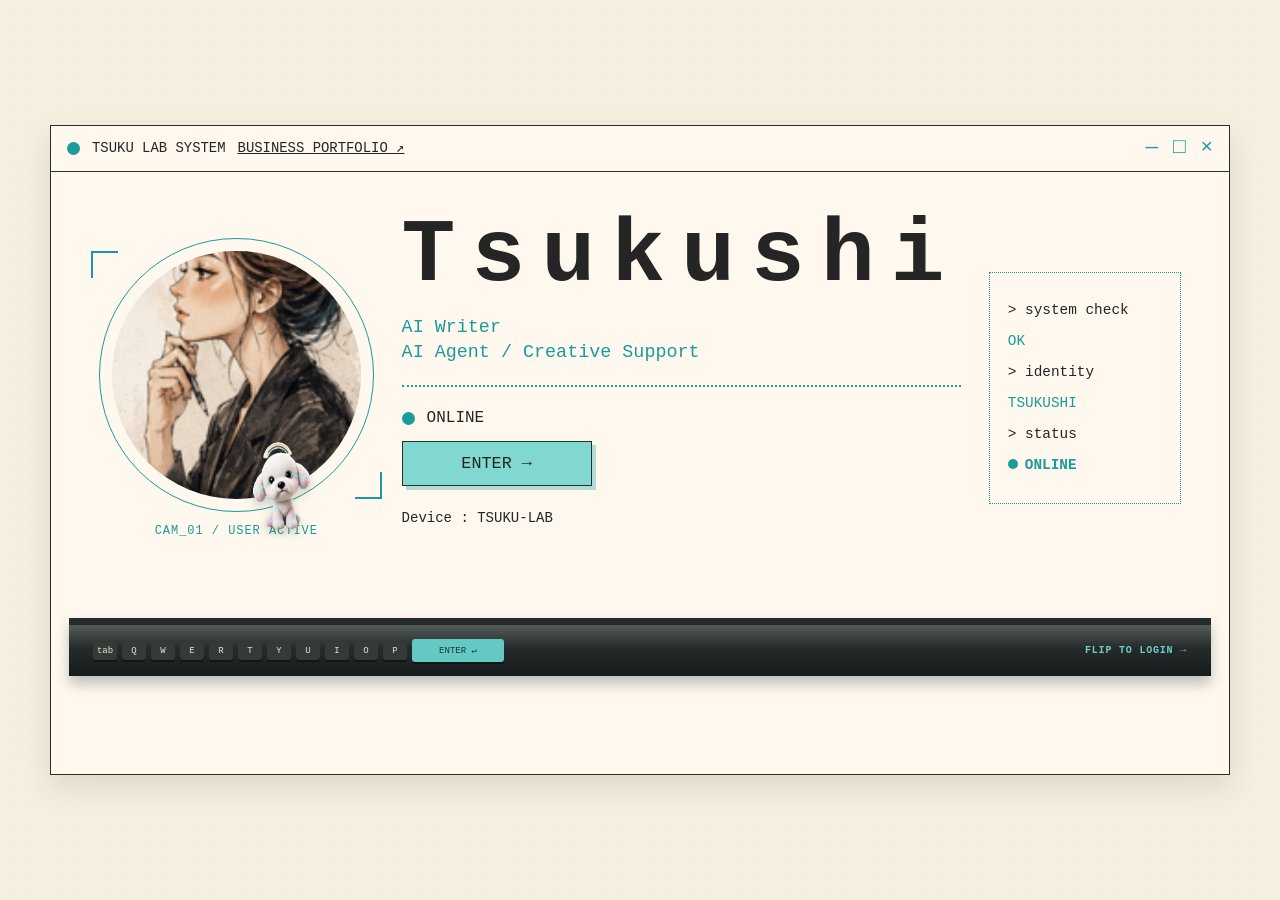
<file: tsuku-os.html>
<!doctype html>
<html lang="ja">
<head>
<meta charset="utf-8">
<meta name="viewport" content="width=device-width,initial-scale=1">
<meta name="description" content="Tsuku lab｜AIライター・AIエージェントづくり。今日の『わからない』が、明日の『できた』に変わる。">
<title>Tsuku OS｜Tsukushi Profile</title>
<style>
:root{--ivory:#f5efdf;--paper:#fffaf0;--paper2:#eee5d2;--ink:#252525;--muted:#6b6860;--teal:#1b9b9b;--teal2:#80d8d0;--line:#26302e;--orange:#e9a33a;--shadow:0 12px 28px #382f241f;--mono:"Courier New",ui-monospace,monospace;--sans:Arial,"Hiragino Kaku Gothic ProN","Yu Gothic",Meiryo,sans-serif}
*{box-sizing:border-box}html{scroll-behavior:smooth}body{margin:0;color:var(--ink);font-family:var(--sans);background:var(--ivory);background-image:radial-gradient(#8c806b18 .7px,transparent .7px),radial-gradient(#fff8e522 .7px,transparent .7px);background-position:0 0,8px 10px;background-size:17px 17px;line-height:1.6}button,a{font:inherit}button{cursor:pointer}a{color:inherit}.mono{font-family:var(--mono);letter-spacing:.04em}.sr-only{position:absolute;width:1px;height:1px;padding:0;margin:-1px;overflow:hidden;clip:rect(0,0,0,0);white-space:nowrap;border:0}
.window{border:1px solid var(--line);background:#fffaf0e8;box-shadow:var(--shadow);position:relative}.titlebar{height:46px;border-bottom:1px solid var(--line);display:flex;align-items:center;gap:12px;padding:0 16px;font-family:var(--mono);font-size:.87rem}.dot{width:13px;height:13px;border-radius:50%;background:var(--teal);display:inline-block}.controls{margin-left:auto;display:flex;gap:15px;color:var(--teal);font-size:1.3rem;line-height:1}.controls span{display:inline-block}.teal{color:var(--teal)}
.login-shell{min-height:100svh;display:grid;place-items:center;padding:24px}.login-window{width:min(1180px,100%);min-height:650px}.login-body{display:grid;grid-template-columns:1fr 1.25fr .7fr;gap:28px;align-items:center;padding:42px 48px 56px;position:relative}.portrait-frame{width:min(310px,100%);aspect-ratio:1;border:1px solid var(--teal);border-radius:50%;padding:12px;position:relative;margin:auto}.portrait-frame:before,.portrait-frame:after{content:"";position:absolute;width:25px;height:25px;border-color:var(--teal);border-style:solid}.portrait-frame:before{left:-9px;top:12px;border-width:2px 0 0 2px}.portrait-frame:after{right:-9px;bottom:12px;border-width:0 2px 2px 0}.portrait{width:100%;height:100%;object-fit:cover;border-radius:50%;display:block}.micro{font:12px var(--mono);letter-spacing:.08em;color:var(--teal);text-align:center;margin-top:12px}.hero h1{font:700 clamp(3rem,7vw,6.1rem)/.95 var(--mono);letter-spacing:.18em;margin:0 0 18px}.hero .roles{font:1.15rem var(--mono);color:var(--teal);display:grid;gap:4px}.rule{border-top:2px dotted var(--teal);margin:22px 0}.status{display:flex;align-items:center;gap:12px;font:1rem var(--mono);margin:14px 0}.enter{background:var(--teal2);border:1px solid var(--line);color:var(--ink);padding:12px 22px;min-width:190px;font:1.05rem var(--mono);box-shadow:4px 4px 0 #1b9b9b55;transition:.2s transform,.2s box-shadow}.enter:hover,.enter:focus-visible{transform:translate(2px,2px);box-shadow:2px 2px 0 #1b9b9b55}.device{font:14px var(--mono);margin-top:24px}.status-panel{border:1px dotted var(--teal);padding:18px;font-family:var(--mono);font-size:.9rem}.status-panel p{margin:8px 0}.status-panel strong{color:var(--teal)}.loading{margin-top:18px;color:var(--teal);min-height:1.5em;font:12px var(--mono)}
html.js .desktop{display:none}.desktop{padding:20px;max-width:1440px;margin:auto}.taskbar{display:flex;align-items:center;gap:12px;padding:10px 14px;border:1px solid var(--line);background:#252525;color:#fff;font:13px var(--mono);box-shadow:var(--shadow)}.taskbar .online{margin-left:auto;color:var(--teal2)}.desktop-grid{display:grid;grid-template-columns:1.2fr 1fr 1fr;gap:18px;margin-top:18px;align-items:start}.folder-window{min-height:280px}.folder-content{padding:24px}.folder-grid{display:grid;grid-template-columns:repeat(3,1fr);gap:18px}.folder{border:0;background:none;text-align:center;color:var(--ink);padding:8px;transition:.2s transform}.folder:hover,.folder:focus-visible{transform:translateY(-3px)}.folder-icon{width:62px;height:47px;margin:auto;background:var(--teal2);border:2px solid var(--line);border-radius:4px;position:relative}.folder-icon:before{content:"";position:absolute;left:5px;top:-10px;width:25px;height:12px;background:var(--teal2);border:2px solid var(--line);border-bottom:0;border-radius:4px 4px 0 0}.folder-label{display:block;margin-top:8px;font:12px var(--mono)}.terminal{background:#242626;color:#eee;border:1px solid var(--line);box-shadow:var(--shadow)}.terminal .titlebar{color:#eee;border-bottom-color:#555}.terminal .body{padding:22px;font:14px/1.8 var(--mono)}.terminal .prompt{color:var(--teal2)}.terminal .mission{font-size:1.2rem;color:#fff}.quick{display:grid;gap:14px}.quick-card{padding:18px;border-left:4px solid var(--teal);background:#fffaf0c9}.quick-card h3{font-size:1rem;margin:0 0 6px}.section-note{color:var(--muted);font-size:.88rem;margin:0}
.content-window{grid-column:1/-1;min-height:320px}.content-window .body{padding:26px}.content-window[hidden]{display:none}.content-head{display:flex;justify-content:space-between;align-items:center;gap:14px}.close{background:none;border:0;color:var(--teal);font:20px var(--mono);padding:4px 8px}.content-grid{display:grid;grid-template-columns:repeat(3,1fr);gap:16px}.info-card{border:1px dotted var(--teal);padding:18px;background:#fffaf077}.info-card h3{margin-top:0;color:var(--teal);font-family:var(--mono);font-size:1rem}.info-card ul{padding-left:1.2em;margin-bottom:0}.badge{width:140px;height:140px;object-fit:contain;display:block;margin:4px auto 12px}.social{display:flex;flex-wrap:wrap;gap:10px}.social a{border:1px solid var(--teal);padding:7px 10px;text-decoration:none;color:var(--teal);font-family:var(--mono)}.social a:hover,.social a:focus-visible{background:var(--teal);color:#fff}.qr-placeholder{border:1px dashed var(--teal);min-height:110px;display:grid;place-items:center;text-align:center;color:var(--teal);font:12px var(--mono);padding:14px}.footer{padding:24px 4px;text-align:center;color:var(--teal);font-family:var(--mono)}
#login[aria-busy=true] .enter{opacity:.6;pointer-events:none}.fade{animation:fade .45s ease both}@keyframes fade{from{opacity:0;transform:translateY(10px)}to{opacity:1;transform:none}}@media(prefers-reduced-motion:reduce){*,*:before,*:after{scroll-behavior:auto!important;animation:none!important;transition:none!important}}
@media(max-width:980px){.login-body{grid-template-columns:1fr 1.2fr;padding:34px}.status-panel{grid-column:1/-1}.desktop-grid{grid-template-columns:1fr 1fr}.terminal{grid-column:1/-1}.content-grid{grid-template-columns:1fr 1fr}}
@media(max-width:650px){.login-shell{padding:10px}.login-window{min-height:0}.titlebar{height:40px;padding:0 10px;font-size:.72rem}.login-body{grid-template-columns:1fr;padding:28px 18px 34px;gap:22px}.portrait-frame{width:min(245px,72vw)}.hero{text-align:center}.hero h1{font-size:3.3rem;letter-spacing:.1em}.hero .roles{font-size:.9rem}.enter{width:100%;}.device{text-align:center}.status-panel{font-size:.78rem}.desktop{padding:10px}.desktop-grid{grid-template-columns:1fr;gap:12px}.folder-grid{grid-template-columns:repeat(3,1fr);gap:8px}.folder-icon{width:48px;height:37px}.folder-label{font-size:9px}.content-window .body{padding:16px}.content-grid{grid-template-columns:1fr}.taskbar{font-size:10px}.content-head h2{font-size:1.1rem}}
<style>.company-highlight{background:linear-gradient(135deg,#fffaf0dd,#d9f4f0c9);border-left-color:var(--teal)}.eyebrow{margin:0 0 6px;color:var(--teal);font:700 .72rem var(--mono);letter-spacing:.12em}.stat-row{display:flex;flex-wrap:wrap;gap:10px;margin-top:14px;font:700 .72rem var(--mono);color:var(--ink)}.stat-row span{padding:7px 9px;border:1px solid #0c7d7c55;background:#ffffff88}.stat-row b{font-size:1.1rem;color:var(--teal)}.stat-card{display:flex;flex-direction:column;align-items:center;justify-content:center;text-align:center;min-height:110px}.stat-card strong{font:700 clamp(2.2rem,6vw,3.6rem) var(--mono);line-height:1;color:var(--teal)}.stat-card span{margin-top:8px;font-size:.85rem}.tag-list{display:flex;flex-wrap:wrap;gap:8px;margin-top:16px}.tag-list span{padding:7px 10px;border:1px solid var(--teal);color:var(--teal);font:700 .75rem var(--mono);background:#fffaf0b8}</style>
</style>
</head>
<body>
<section class="login-shell" id="login" aria-label="Tsuku OS login screen">
  <div class="window login-window">
    <div class="titlebar"><span class="dot" aria-hidden="true"></span><span>TSUKU LAB SYSTEM</span><a class="back-portfolio" href="index.html">BUSINESS PORTFOLIO ↗</a><div class="controls" aria-hidden="true"><span>—</span><span>□</span><span>×</span></div></div>
    <div class="login-body">
      <div><div class="portrait-frame"><img class="portrait" src="[data-uri]" alt="Tsukushiの水彩ペン画プロフィールイラスト"></div><div class="micro">CAM_01 / USER ACTIVE</div></div>
      <div class="hero"><h1>Tsukushi</h1><div class="roles"><span>AI Writer</span><span>AI Agent / Creative Support</span></div><div class="rule"></div><div class="status"><span class="dot" aria-hidden="true"></span><span>ONLINE</span></div><button class="enter" id="enter" type="button">ENTER →</button><div class="device">Device : TSUKU-LAB</div><div class="loading" id="loading" aria-live="polite"></div></div>
      <aside class="status-panel"><p>&gt; system check</p><p class="teal">OK</p><p>&gt; identity</p><p class="teal">TSUKUSHI</p><p>&gt; status</p><p><span class="dot" style="width:10px;height:10px;margin-right:7px"></span><strong>ONLINE</strong></p></aside>
    </div>
    <div class="pc-base" aria-hidden="true"><div class="keyboard"><span>tab</span><span>Q</span><span>W</span><span>E</span><span>R</span><span>T</span><span>Y</span><span>U</span><span>I</span><span>O</span><span>P</span><span class="space">ENTER ↵</span></div><div class="pc-hint">FLIP TO LOGIN →</div></div>
  </div>
</section>
<main class="desktop" id="desktop" aria-label="Tsuku Lab desktop">
  <div class="taskbar"><span>▣ TSUKU OS ver.1.0</span><span>│ TSUKU-LAB DESKTOP</span><span class="online">● ONLINE</span></div>
  <div class="desktop-grid">
    <section class="window folder-window"><div class="titlebar"><span>FILE MANAGER</span><div class="controls" aria-hidden="true"><span>—</span><span>□</span><span>×</span></div></div><div class="folder-content"><div class="folder-grid">
      <button class="folder" data-open="company"><span class="folder-icon" aria-hidden="true"></span><span class="folder-label">00_COMPANY</span></button>
      <button class="folder" data-open="profile"><span class="folder-icon" aria-hidden="true"></span><span class="folder-label">01_PROFILE</span></button>
      <button class="folder" data-open="services"><span class="folder-icon" aria-hidden="true"></span><span class="folder-label">02_AI_AGENT</span></button>
      <button class="folder" data-open="works"><span class="folder-icon" aria-hidden="true"></span><span class="folder-label">03_CREATIVE</span></button>
      <button class="folder" data-open="community"><span class="folder-icon" aria-hidden="true"></span><span class="folder-label">04_SUPPORT</span></button>
      <button class="folder" data-open="certificate"><span class="folder-icon" aria-hidden="true"></span><span class="folder-label">05_CERTIFICATE</span></button>
      <button class="folder" data-open="contact"><span class="folder-icon" aria-hidden="true"></span><span class="folder-label">06_CONTACT</span></button>
      <button class="folder" data-open="office"><span class="folder-icon" aria-hidden="true"></span><span class="folder-label">07_VIRTUAL_OFFICE</span></button>
      <button class="folder" data-open="portfolio"><span class="folder-icon" aria-hidden="true"></span><span class="folder-label">08_PORTFOLIO</span></button>
    </div></div></section>
    <section class="terminal window"><div class="titlebar"><span>TERMINAL / AI ATELIER COMPANY</span><div class="controls" aria-hidden="true"><span>—</span><span>□</span><span>×</span></div></div><div class="body"><div><span class="prompt">&gt; whoami</span><br>TSUKUSHI / AI ATELIER COMPANY</div><br><div><span class="prompt">&gt; ai_company_status</span><br><span class="mission">76 AI EMPLOYEES<br>28 AGENTS / 34 SKILLS / 14 EXECUTIVES</span></div><br><div><span class="prompt">&gt; mission</span><br>「わからない」を「できた」に変える。</div></div></section>
    <section class="window quick"><div class="titlebar"><span>AI_ATELIER_COMPANY.TXT</span><div class="controls" aria-hidden="true"><span>×</span></div></div><div class="quick-card company-highlight"><p class="eyebrow">AI VIRTUAL COMPANY</p><h3>AI Atelier Company</h3><p class="section-note">自分だけのAIチームで、記事制作・リサーチ・レポート・日次業務を分担する2Dバーチャルオフィス。</p><div class="stat-row"><span><b>28</b> AGENTS</span><span><b>34</b> SKILLS</span><span><b>14</b> EXECUTIVES</span></div></div><div class="quick-card"><h3>設計・運営領域</h3><p class="section-note">Claude Code / カスタムエージェント設計 / MCP連携 / 業務ワークフロー自動化</p></div></section>
    <section class="window content-window" id="content-window" aria-live="polite"><div class="titlebar"><span id="content-title">PROFILE.EXE</span><button class="close" id="close-window" type="button" aria-label="ウィンドウを閉じる">×</button></div><div class="body" id="content-body"><div class="content-head"><h2>Tsuku labへようこそ</h2><span class="mono teal">READY TO CONNECT?</span></div><p>フォルダを選ぶと、プロフィールやAI Atelier Companyの仕組みが開きます。</p></div></section>
  </div>
  <p class="footer">今日の「わからない」が、明日の「できた」に変わる。<br><small>AIは、一人では難しくても、一緒ならもっと楽しくなる。</small></p>
</main>
<button class="nijinu-pet" id="nijinu-pet" type="button" aria-label="にじいぬ。クリックするとひとこと表示します"><span class="nijinu-bubble" id="nijinu-bubble">いっしょに見てね！</span></button>
<noscript><div style="padding:16px;text-align:center;background:#fff3cd">このサイトの操作にはJavaScriptを使います。プロフィール情報はこのHTML内に含まれています。</div></noscript>
<script>
(function(){
  document.documentElement.classList.add('js');
  const extraStyle=document.createElement('style');extraStyle.textContent='.company-highlight{background:linear-gradient(135deg,#fffaf0dd,#d9f4f0c9);border-left-color:var(--teal)}.eyebrow{margin:0 0 6px;color:var(--teal);font:700 .72rem var(--mono);letter-spacing:.12em}.stat-row{display:flex;flex-wrap:wrap;gap:10px;margin-top:14px;font:700 .72rem var(--mono);color:var(--ink)}.stat-row span{padding:7px 9px;border:1px solid #0c7d7c55;background:#ffffff88}.stat-row b{font-size:1.1rem;color:var(--teal)}.stat-card{display:flex;flex-direction:column;align-items:center;justify-content:center;text-align:center;min-height:110px}.stat-card strong{font:700 clamp(2.2rem,6vw,3.6rem) var(--mono);line-height:1;color:var(--teal)}.stat-card span{margin-top:8px;font-size:.85rem}.tag-list{display:flex;flex-wrap:wrap;gap:8px;margin-top:16px}.tag-list span{padding:7px 10px;border:1px solid var(--teal);color:var(--teal);font:700 .75rem var(--mono);background:#fffaf0b8}';document.head.appendChild(extraStyle);
  const companyStyle=document.createElement('style');companyStyle.textContent='.company-console{margin-top:18px;border:1px solid var(--teal);background:#142525;color:#f8f1df;padding:16px}.console-head,.filter-row{display:flex;justify-content:space-between;align-items:center;gap:12px}.console-head{font:700 .78rem var(--mono);border-bottom:1px dotted #8ed8d0;padding-bottom:10px}.filter-row{margin:12px 0;font-size:.8rem}.filter-row select{background:#f8f1df;color:#142525;border:0;padding:7px 10px;font:inherit}.team-grid{display:grid;grid-template-columns:repeat(3,1fr);gap:10px}.team-card{border:1px solid #8ed8d088;padding:12px;display:flex;flex-direction:column;gap:5px;min-height:92px}.team-card b{font:700 .65rem var(--mono);color:#8ed8d0}.team-card strong{font-size:.9rem}.team-card span{font-size:.75rem;color:#d7e8dd}.team-card[hidden]{display:none}@media(max-width:700px){.team-grid{grid-template-columns:1fr 1fr}.console-head{align-items:flex-start;flex-direction:column}}@media(max-width:460px){.team-grid{grid-template-columns:1fr}}';document.head.appendChild(companyStyle);
  const pcStyle=document.createElement('style');pcStyle.textContent='.login-window{overflow:hidden}.pc-base{height:58px;margin:0 18px;border-top:7px solid #232b2b;background:linear-gradient(#555b58,#252b2a 45%,#151a1a);display:flex;align-items:center;gap:28px;padding:0 24px;box-shadow:0 8px 12px #1b282844}.keyboard{display:flex;align-items:center;gap:5px;flex:1}.keyboard span{min-width:24px;height:18px;border-radius:3px;background:#343a38;color:#e9e2d0;display:grid;place-items:center;font:9px var(--mono);box-shadow:0 2px 0 #101515}.keyboard .space{min-width:92px;height:23px;background:#63c9c2;color:#173737;font-size:9px}.pc-hint{color:#6ecdc6;font:700 10px var(--mono);white-space:nowrap;letter-spacing:.08em}@media(max-width:700px){.pc-base{margin:0 10px;padding:0 12px;gap:10px}.keyboard span:nth-child(n+8){display:none}.pc-hint{font-size:8px}}@media(max-width:460px){.pc-base{height:42px;border-top-width:5px}.keyboard{gap:3px}.keyboard span{min-width:17px;height:13px;font-size:7px}.keyboard .space{min-width:56px;height:17px;font-size:7px}.pc-hint{display:none}}';document.head.appendChild(pcStyle);
  const officeStyle=document.createElement('style');officeStyle.textContent='.office-launch{margin-top:18px;padding:18px;border:1px solid var(--teal);background:linear-gradient(135deg,#fffaf0dd,#d8f1edaa)}.office-launch p{margin:6px 0 12px}.office-link{display:inline-block;padding:10px 14px;background:var(--teal);color:#fffaf0;text-decoration:none;font:700 .78rem var(--mono);letter-spacing:.04em;box-shadow:3px 3px 0 #173b3b}.office-link:hover{transform:translate(1px,1px);box-shadow:1px 1px 0 #173b3b}.office-launch small{display:block;margin-top:12px;color:#5d706d;font-size:.7rem}';document.head.appendChild(officeStyle);
  const petStyle=document.createElement('style');petStyle.textContent='.nijinu-pet{position:fixed;z-index:40;left:7vw;bottom:18px;width:82px;height:104px;border:0;padding:0;background-color:transparent;background-image:url("[data-uri]");background-repeat:no-repeat;background-size:100% 100%;background-position:center;cursor:pointer;filter:drop-shadow(0 5px 4px #1c353333);transition:left 4.2s linear,top 4.2s linear,transform .25s ease;animation:nijinuStep .9s ease-in-out infinite alternate}.nijinu-pet:hover{filter:drop-shadow(0 7px 6px #1c353355) saturate(1.1)}.nijinu-pet:focus-visible{outline:2px solid var(--teal);outline-offset:4px}.nijinu-bubble{position:absolute;left:50%;bottom:100%;transform:translateX(-50%);white-space:nowrap;padding:5px 8px;border:1px solid var(--teal);border-radius:8px;background:#fffaf0;color:#214646;font:700 10px var(--mono);opacity:0;pointer-events:none;transition:opacity .2s ease}.nijinu-pet:hover .nijinu-bubble,.nijinu-pet:focus .nijinu-bubble{opacity:1}@keyframes nijinuStep{from{margin-bottom:0}to{margin-bottom:5px}}@media(max-width:600px){.nijinu-pet{width:58px;height:76px;bottom:12px}.nijinu-bubble{font-size:9px}}@media(prefers-reduced-motion:reduce){.nijinu-pet{animation:none;transition:none}}';document.head.appendChild(petStyle);
  const portfolioStyle=document.createElement('style');portfolioStyle.textContent='.portfolio-hero{padding:22px;border:1px solid var(--teal);background:linear-gradient(135deg,#fffaf0dd,#d8f1edaa);margin-bottom:18px}.portfolio-hero h2{font-size:clamp(1.4rem,4vw,2.1rem);line-height:1.3;margin:4px 0 12px}.portfolio-hero p{max-width:650px}.portfolio-actions{display:flex;flex-wrap:wrap;gap:10px;margin-top:16px}.portfolio-ghost{display:inline-block;padding:10px 14px;border:1px solid var(--teal);color:var(--teal);text-decoration:none;font:700 .78rem var(--mono)}.portfolio-grid{grid-template-columns:repeat(3,1fr)}.featured-work{margin-top:18px;border-left:5px solid var(--teal);background:#fffaf0c9}.featured-work h3{font-size:1.15rem;margin:5px 0 8px}.portfolio-about{margin-top:18px;padding:14px 0;border-top:1px dotted var(--teal)}@media(max-width:700px){.portfolio-grid{grid-template-columns:1fr}}';document.head.appendChild(portfolioStyle);
  const login=document.getElementById('login'), enter=document.getElementById('enter'), loading=document.getElementById('loading'), desktop=document.getElementById('desktop');
  enter.addEventListener('click',()=>{login.setAttribute('aria-busy','true');loading.textContent='> loading Tsuku OS...';setTimeout(()=>{loading.textContent='> welcome, Tsukushi';login.style.display='none';desktop.style.display='block';desktop.classList.add('fade');desktop.scrollIntoView({behavior:'smooth'});},650)});
  const pet=document.getElementById('nijinu-pet'),petBubble=document.getElementById('nijinu-bubble');let petX=7,petY=null;const petLines=['いっしょに見てね！','AI Atelier Companyへようこそ','今日もてくてく♪','できた！を増やそう'];function movePet(){if(!pet||window.matchMedia('(prefers-reduced-motion: reduce)').matches)return;const maxX=88,nextX=4+Math.random()*(maxX-4);const goingRight=nextX>petX;petX=nextX;petY=Math.max(12,Math.random()*(window.innerHeight-150));pet.style.left=petX+'vw';pet.style.top=petY+'px';pet.style.bottom='auto';pet.style.transform=goingRight?'scaleX(1)':'scaleX(-1)';}setTimeout(movePet,900);setInterval(movePet,4800);pet?.addEventListener('click',()=>{petBubble.textContent=petLines[Math.floor(Math.random()*petLines.length)];petBubble.style.opacity='1';setTimeout(()=>petBubble.style.opacity='',1700);});
  const data={
    company:{title:'00_COMPANY / AI ATELIER',html:'<div class="content-head"><h2>AI Atelier Company</h2><span class="mono teal">VIRTUAL COMPANY ONLINE</span></div><p>自分だけのAIバーチャルカンパニーを設計・構築し、2Dバーチャルオフィスとして運営しています。</p><div class="content-grid"><div class="info-card stat-card"><strong>76</strong><span>AI社員・総勢</span></div><div class="info-card stat-card"><strong>28</strong><span>カスタムエージェント</span></div><div class="info-card stat-card"><strong>34</strong><span>スキル</span></div><div class="info-card stat-card"><strong>14</strong><span>役員</span></div></div><div class="info-card"><h3>AI TEAM WORKFLOW</h3><p>記事制作・リサーチ・レポート作成・日次業務をAIチームで分担。人のアイデアを、役割を持ったAI社員たちが実行できる仕組みに変えています。</p></div><div class="tag-list"><span>Claude Code</span><span>カスタムエージェント設計</span><span>MCP連携</span><span>業務ワークフロー自動化</span></div>'},
    company:{title:'00_COMPANY / AI ATELIER',html:'<div class="content-head"><h2>AI Atelier Company</h2><span class="mono teal">LIVE COMPANY OS</span></div><p>AI社員が役割を分担し、アイデアを実行可能なワークフローへ変えていく、私だけのAIバーチャルカンパニーです。</p><div class="content-grid"><div class="info-card stat-card"><strong>76</strong><span>AI社員・総勢</span></div><div class="info-card stat-card"><strong>28</strong><span>エージェント</span></div><div class="info-card stat-card"><strong>34</strong><span>スキル</span></div><div class="info-card stat-card"><strong>14</strong><span>役員</span></div></div><div class="info-card"><h3>AI TEAM WORKFLOW</h3><p>記事制作、リサーチ、レポート作成、日次業務をAIチームで分担。Claude Code、カスタムエージェント設計、MCP連携、業務ワークフロー自動化を組み合わせて運営しています。</p></div><div class="company-console"><div class="console-head"><span>AI EMPLOYEE DIRECTORY</span><span class="mono teal">76 ONLINE</span></div><div class="filter-row"><label for="team-filter">担当領域</label><select id="team-filter"><option value="all">すべて表示</option><option value="creative">制作</option><option value="research">リサーチ</option><option value="ops">業務改善</option><option value="executive">役員</option></select></div><div class="team-grid" id="team-grid"><article class="team-card" data-team="creative"><b>01 / WRITER UNIT</b><strong>記事制作チーム</strong><span>構成・執筆・リライト</span></article><article class="team-card" data-team="research"><b>02 / RESEARCH UNIT</b><strong>リサーチチーム</strong><span>情報収集・比較・要約</span></article><article class="team-card" data-team="ops"><b>03 / WORKFLOW UNIT</b><strong>業務改善チーム</strong><span>日次業務・自動化</span></article><article class="team-card" data-team="creative"><b>04 / CREATIVE UNIT</b><strong>画像・LPチーム</strong><span>AI画像・Web制作</span></article><article class="team-card" data-team="executive"><b>05 / BOARD UNIT</b><strong>役員チーム</strong><span>判断・進行・品質管理</span></article><article class="team-card" data-team="ops"><b>06 / MCP UNIT</b><strong>連携チーム</strong><span>MCP・ツール接続</span></article></div></div>'},
    office:{title:'07_VIRTUAL_OFFICE / AI COMPANY',html:'<div class="content-head"><h2>AI Atelier Company バーチャルオフィス</h2><span class="mono teal">LIVE WORKSPACE</span></div><p>AI社員76名が働く、2Dバーチャルオフィスです。フロアを移動し、社員の様子を見たり、社員名鑑を開いたりできます。</p><div class="content-grid"><div class="info-card"><h3>WORKFLOW BUILDING</h3><p>記事制作・リサーチ・レポート作成・日次業務を、役割ごとのAIチームで分担。</p></div><div class="info-card"><h3>OFFICE MODE</h3><p>作業中・待機中・休憩中のステータスを見ながら、AIチームの「いま」を体験できます。</p></div><div class="info-card"><h3>COMPANY SCALE</h3><p>社員76名（エージェント28体・スキル34本・役員14名）</p></div></div><div class="office-launch"><span class="mono teal">OPEN THE LIVE OFFICE</span><p>別ウィンドウでバーチャルオフィスを開きます。</p><a class="office-link" href="virtual-office/index.html" target="_blank" rel="noopener">バーチャルオフィスへ入る →</a><small>※公開サイト内の virtual-office フォルダから開きます。</small></div>'},
    portfolio:{title:'08_PORTFOLIO / BUSINESS',html:'<div class="portfolio-hero"><p class="eyebrow">MEDICAL × AI</p><h2>AIで詰まったとき、<br>最初に頼れる人。</h2><p>医療現場15年の実務経験 × AIエージェント開発。現場がわかるから、使われるAIをつくれます。</p><div class="portfolio-actions"><a class="office-link" href="#" data-open="contact">相談・お問い合わせ →</a><a class="portfolio-ghost" href="#" data-open="works">実績を見る →</a></div></div><div class="content-grid portfolio-grid"><div class="info-card"><span class="eyebrow">01 / SERVICES</span><h3>AIエージェント設計・開発</h3><p>Claude Code、カスタムエージェント、MCP連携、業務フローの自動化。</p></div><div class="info-card"><span class="eyebrow">02 / SERVICES</span><h3>AIライティング</h3><p>実体験と一次情報を大切にした、記事・構成・リライト・コンテンツ制作。</p></div><div class="info-card"><span class="eyebrow">03 / SERVICES</span><h3>AI活用の伴走サポート</h3><p>初心者向け勉強会、ゆるっと作業会、ツール選定や初期設定のサポート。</p></div></div><div class="info-card featured-work"><span class="eyebrow">FEATURED WORK</span><h3>AI Atelier Companyの設計・運営</h3><p>エージェント28体・スキル34本・役員14名、総勢76名のAI社員からなる自分だけの会社を設計・構築。記事制作、リサーチ、レポート、日次業務をAIチームで分担しています。</p><p class="mono teal">AIバーチャルカンパニー / 2Dバーチャルオフィス</p></div><div class="portfolio-about"><span class="eyebrow">ABOUT</span><p><strong>野村すみれ（Tsukushi）</strong><br>医療事務15年。AIライティング2年目。SHIFT AI地域アンバサダー。高知を拠点にオンライン対応しています。</p></div>'},
    profile:{title:'01_PROFILE / ABOUT',html:'<div class="content-head"><h2>Tsukushi / AIライター</h2><span class="mono teal">USER ACTIVE</span></div><p>AIを「難しそう」から「使ってよかった！」へ。一人ひとりに寄り添い、AIを「使える力」に変える伴走者です。</p><div class="content-grid"><div class="info-card"><h3>VALUES</h3><p>「何がわからないのか」をしっかり傾聴し、その人の状況に合った方法を一緒に考えます。</p></div><div class="info-card"><h3>BACKGROUND</h3><p>医療事務15年。2024年6月より生成AIを本格的に学習。AIライティング2年目。</p></div><div class="info-card"><h3>MESSAGE</h3><p>「ありがとう」が私の原動力。今日の「わからない」を、明日の「できた」へ。</p></div></div>'},
    services:{title:'02_AI_AGENT / SERVICES',html:'<div class="content-head"><h2>できること</h2><span class="mono teal">OPEN SUPPORT</span></div><div class="content-grid"><div class="info-card"><h3>AI活用相談</h3><p>AI初心者の方にもわかりやすく、今の悩みを整理して一緒に考えます。</p></div><div class="info-card"><h3>AIエージェント設計・制作</h3><p>業務を効率化する仕組みづくりをサポートします。</p></div><div class="info-card"><h3>AIライティング・コンテンツ制作</h3><p>記事、構成、リライト、AI画像、LPなどの制作に対応します。</p></div></div>'},
    works:{title:'03_CREATIVE / WORKS',html:'<div class="content-head"><h2>制作実績</h2><span class="mono teal">CREATIVE FILES</span></div><div class="content-grid"><div class="info-card"><h3>AI_IMAGE</h3><p>AI画像制作</p></div><div class="info-card"><h3>AI_AGENT</h3><p>AIエージェント制作</p></div><div class="info-card"><h3>LP_WEB</h3><p>LP・バーチャルオフィス制作</p></div><div class="info-card"><h3>LINE_STAMP</h3><p>LINEスタンプ制作</p></div><div class="info-card"><h3>WRITING</h3><p>記事・コンテンツ制作</p></div></div>'},
    community:{title:'04_SUPPORT / COMMUNITY',html:'<div class="content-head"><h2>一緒にできること</h2><span class="mono teal">COMMUNITY MODE</span></div><p>AIに興味がある初心者の方、個人事業主・フリーランス、企業・経営者、AIイベントで出会った方、地域で活動する方とつながりたいです。</p><div class="info-card"><h3>COMMUNITY</h3><p>ゆるっと作業会、AI講座・勉強会、AIコミュニティでの交流。高知から、AIをもっと身近に。</p></div>'},
    certificate:{title:'05_CERTIFICATE / CREDENTIAL',html:'<div class="content-head"><h2>生成AIパスポート</h2><span class="mono teal">CERTIFIED 2025.02</span></div><div class="content-grid"><div class="info-card"><img class="badge" src="[data-uri]" alt="生成AIパスポート 2025年2月取得"><p class="mono" style="text-align:center">Certified 2025.02</p></div><div class="info-card"><h3>COMMUNITY</h3><p>SHIFT AI 地域アンバサダー<br>miricanvas 第一期サポーター</p></div><div class="info-card"><h3>EXPERIENCE</h3><p>医療事務15年 / AIライティング2年目</p></div></div>'},
    contact:{title:'06_CONTACT / CONNECT',html:'<div class="content-head"><h2>つながる</h2><span class="mono teal">TSUKUSHI IS ONLINE</span></div><p>AI活用の相談、制作のご依頼、イベントや地域での交流など、お気軽にどうぞ。</p><div class="social"><a href="https://x.com/tsukushi240" target="_blank" rel="noopener">X：@tsukushi240 ↗</a><a href="https://www.instagram.com/tsukushi__ai/" target="_blank" rel="noopener">Instagram：@tsukushi__ai ↗</a></div><div class="qr-placeholder" style="margin-top:18px">LP QR CODE<br>あとで差し替え</div>'}
  };
  const title=document.getElementById('content-title'),body=document.getElementById('content-body'),win=document.getElementById('content-window');
  document.querySelectorAll('[data-open]').forEach(btn=>btn.addEventListener('click',()=>{const key=btn.dataset.open;title.textContent=data[key].title;body.innerHTML=data[key].html;win.hidden=false;win.classList.remove('fade');void win.offsetWidth;win.classList.add('fade');win.scrollIntoView({behavior:'smooth',block:'nearest'});if(key==='company'){const filter=document.getElementById('team-filter');const cards=[...document.querySelectorAll('.team-card')];filter.addEventListener('change',()=>cards.forEach(card=>{card.hidden=filter.value!=='all'&&card.dataset.team!==filter.value}));}}));
  document.body.addEventListener('click',event=>{const link=event.target.closest('a[data-open]');if(!link)return;event.preventDefault();const key=link.dataset.open;title.textContent=data[key].title;body.innerHTML=data[key].html;win.hidden=false;win.classList.remove('fade');void win.offsetWidth;win.classList.add('fade');win.scrollIntoView({behavior:'smooth',block:'nearest'});});
  document.getElementById('close-window').addEventListener('click',()=>{win.hidden=true});
})();
</script>
</body>
</html>
</file>
